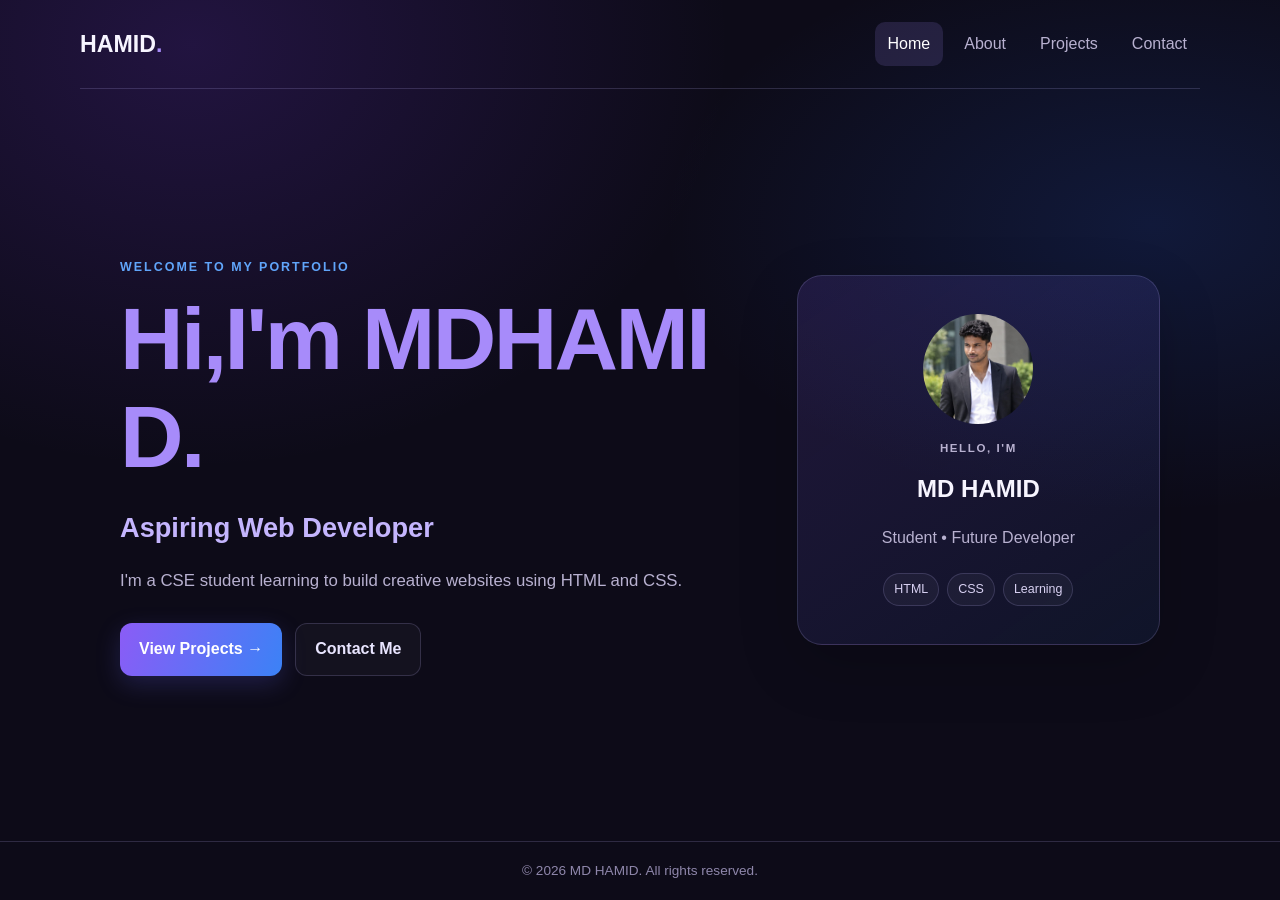
<file: index.html>
<!DOCTYPE html>
<html lang="en">
<head>
    <meta charset="UTF-8">
    <meta name="viewport" content="width=device-width, initial-scale=1.0">
    <title>Home |MR HAMID.</title>
    <link rel="stylesheet" href="style.css">
</head>
<body>

    <header class="site-header">
        <a class="logo" href="index.html">HAMID<span>.</span></a>

        <nav class="nav-links">
            <a class="active" href="index.html">Home</a>
            <a href="about.html">About</a>
            <a href="projects.html">Projects</a>
            <a href="contact.html">Contact</a>
        </nav>
    </header>

    <main class="hero page-width">
        <div class="hero-content">
            <p class="eyebrow">WELCOME TO MY PORTFOLIO</p>

           <h1 class="text">
            <span>H</span><span>i</span><span>,</span><span>I</span><span>'m</span>
            <span>M</span><span>D</span><span></span><span>H</span><span>A</span><span>M</span><span>I</span><span>D</span><span>.</span>

            <h2>Aspiring Web Developer</h2>

            <p class="intro">
                I'm a CSE student learning to build creative
                websites using HTML and CSS.
            </p>

            <div class="hero-actions">
                <a class="button primary" href="projects.html">
                    View Projects →
                </a>

                <a class="button secondary" href="contact.html">
                    Contact Me
                </a>
            </div>
        </div>

        <div class="profile-card">
            <div class="avatar"><img src="profile.jpg" alt="my photo">

            </div>
            <p class="card-label">HELLO, I'M</p>
            <h3>MD HAMID</h3>
            <p>Student • Future Developer</p>

            <div class="mini-tags">
                <span>HTML</span>
                <span>CSS</span>
                <span>Learning</span>
            </div>
        </div>
    </main>

    <footer class="site-footer">
        <p>© 2026 MD HAMID. All rights reserved.</p>
    </footer>

</body>
</html>
</file>
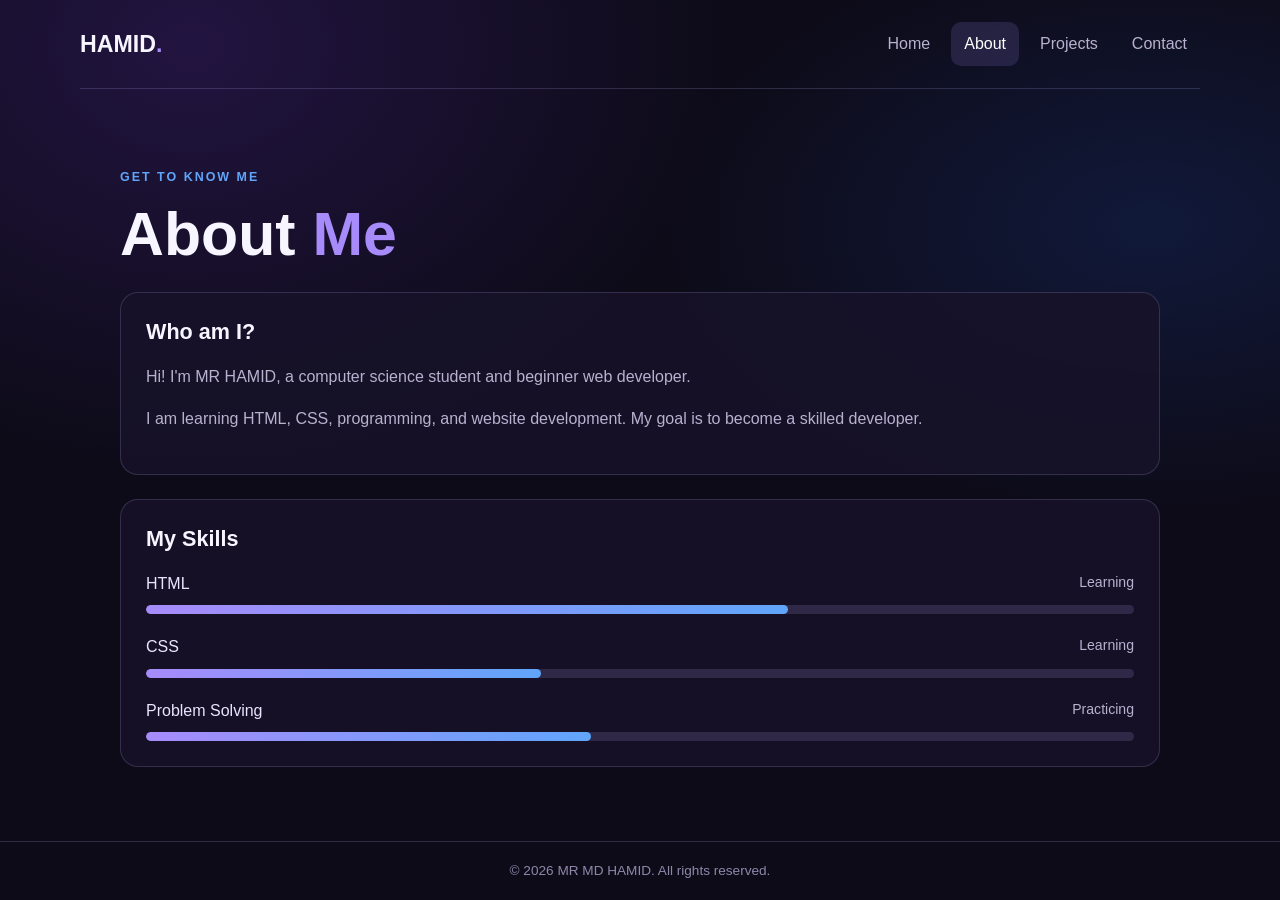
<file: about.html>
<!DOCTYPE html>
<html lang="en">
<head>
    <meta charset="UTF-8">
    <meta name="viewport" content="width=device-width, initial-scale=1.0">
    <title>About | MR HAMID.</title>
    <link rel="stylesheet" href="style.css">
</head>
<body>

    <header class="site-header">
        <a class="logo" href="index.html">HAMID<span>.</span></a>

        <nav class="nav-links">
            <a href="index.html">Home</a>
            <a class="active" href="about.html">About</a>
            <a href="projects.html">Projects</a>
            <a href="contact.html">Contact</a>
        </nav>
    </header>

    <main class="page-width inner-page">
        <p class="eyebrow">GET TO KNOW ME</p>
        <h1>About <span>Me</span></h1>

        <section class="content-card">
            <h2>Who am I?</h2>
            <p>
                Hi! I'm MR HAMID, a computer science student
                and beginner web developer.
            </p>
            <p>
                I am learning HTML, CSS, programming, and website
                development. My goal is to become a skilled developer.
            </p>
        </section>

        <section class="content-card">
            <h2>My Skills</h2>

            <div class="skill-list">
                <div class="skill">
                    <div class="skill-heading">
                        <span>HTML</span>
                        <span>Learning</span>
                    </div>
                    <div class="skill-track">
                        <div class="skill-fill html-fill"></div>
                    </div>
                </div>

                <div class="skill">
                    <div class="skill-heading">
                        <span>CSS</span>
                        <span>Learning</span>
                    </div>
                    <div class="skill-track">
                        <div class="skill-fill css-fill"></div>
                    </div>
                </div>

                <div class="skill">
                    <div class="skill-heading">
                        <span>Problem Solving</span>
                        <span>Practicing</span>
                    </div>
                    <div class="skill-track">
                        <div class="skill-fill problem-fill"></div>
                    </div>
                </div>
            </div>
        </section>
    </main>

    <footer class="site-footer">
        <p>© 2026 MR MD HAMID. All rights reserved.</p>
    </footer>

</body>
</html>
</file>
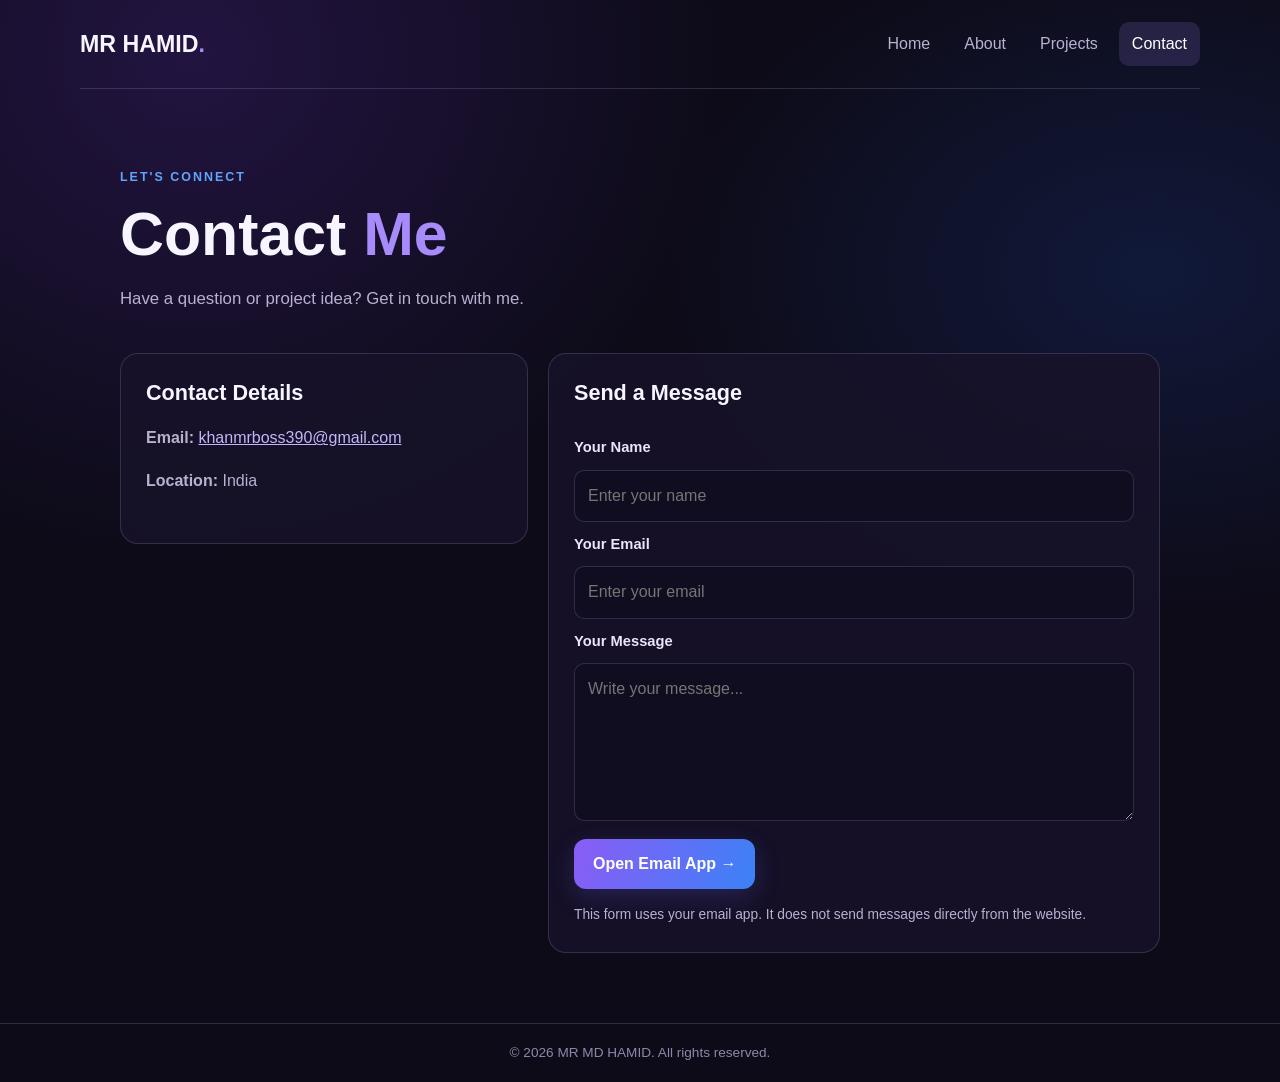
<file: contact.html>
<!DOCTYPE html>
<html lang="en">
<head>
    <meta charset="UTF-8">
    <meta name="viewport" content="width=device-width, initial-scale=1.0">
    <title>Contact | MR HAMID.</title>
    <link rel="stylesheet" href="style.css">
</head>
<body>

    <header class="site-header">
        <a class="logo" href="index.html">MR HAMID<span>.</span></a>

        <nav class="nav-links">
            <a href="index.html">Home</a>
            <a href="about.html">About</a>
            <a href="projects.html">Projects</a>
            <a class="active" href="contact.html">Contact</a>
        </nav>
    </header>

    <main class="page-width inner-page">
        <p class="eyebrow">LET'S CONNECT</p>
        <h1>Contact <span>Me</span></h1>

        <p class="page-lead">
            Have a question or project idea? Get in touch with me.
        </p>

        <section class="contact-layout">
            <div class="content-card contact-info">
                <h2>Contact Details</h2>

                <p>
                    <strong>Email:</strong>
                    <a href="mailto:your.email@example.com">
                      khanmrboss390@gmail.com
                    </a>
                </p>

                <p><strong>Location:</strong> India</p>

                <p class="small-note">
                   
                </p>
            </div>

            <form class="content-card contact-form"
                  action="mailto:your.email@example.com"
                  method="post"
                  enctype="text/plain">

                <h2>Send a Message</h2>

                <label for="name">Your Name</label>
                <input id="name" name="Name" type="text"
                       placeholder="Enter your name" required>

                <label for="email">Your Email</label>
                <input id="email" name="Email" type="email"
                       placeholder="Enter your email" required>

                <label for="message">Your Message</label>
                <textarea id="message" name="Message" rows="5"
                          placeholder="Write your message..."
                          required></textarea>

                <button class="button primary" type="submit">
                    Open Email App →
                </button>

                <p class="small-note">
                    This form uses your email app. It does not send
                    messages directly from the website.
                </p>
            </form>
        </section>
    </main>

    <footer class="site-footer">
        <p>© 2026 MR MD HAMID. All rights reserved.</p>
    </footer>

</body>
</html>
</file>
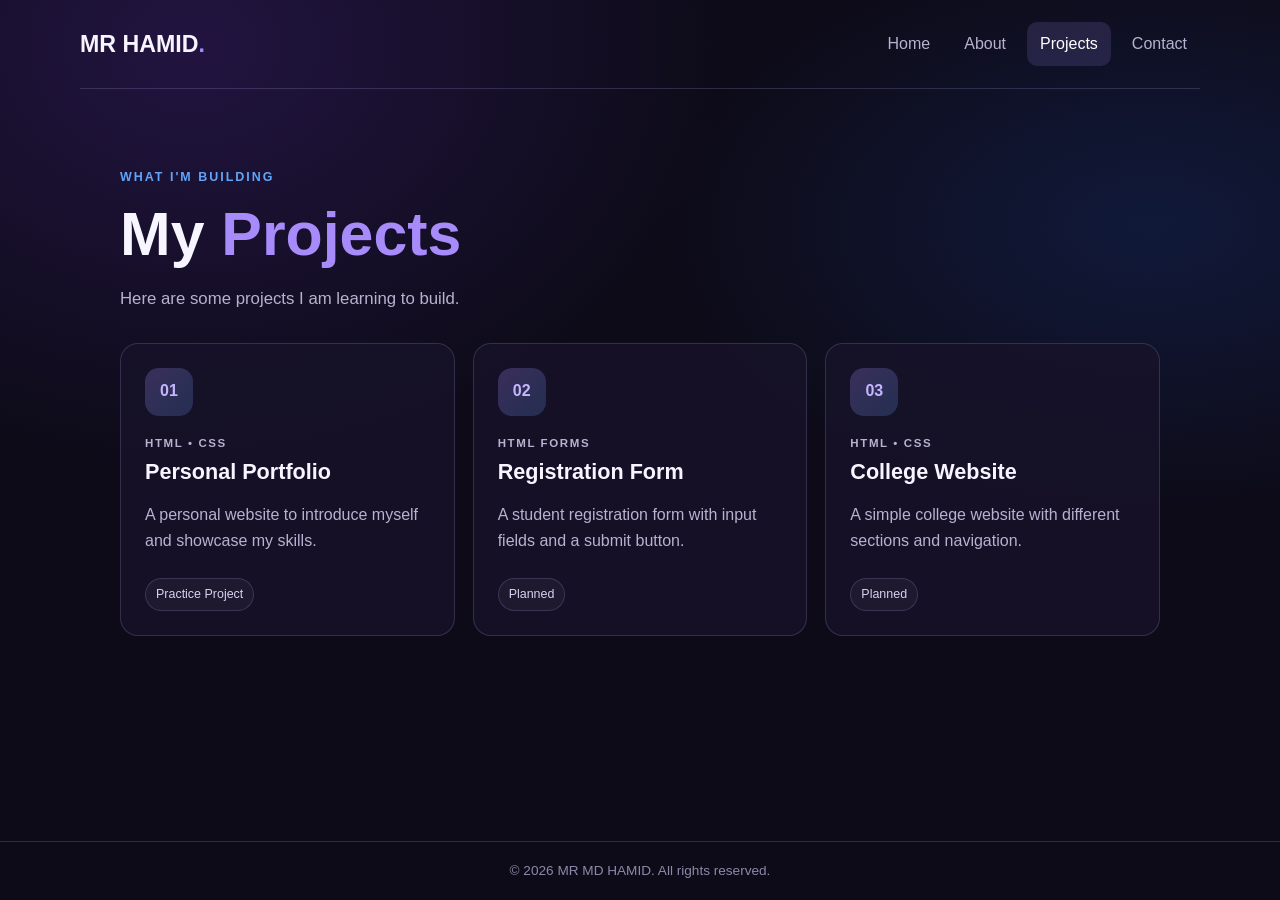
<file: projects.html>
<!DOCTYPE html>
<html lang="en">
<head>
    <meta charset="UTF-8">
    <meta name="viewport" content="width=device-width, initial-scale=1.0">
    <title>Projects |MR HAMID.</title>
    <link rel="stylesheet" href="style.css">
</head>
<body>

    <header class="site-header">
        <a class="logo" href="index.html">MR HAMID<span>.</span></a>

        <nav class="nav-links">
            <a href="index.html">Home</a>
            <a href="about.html">About</a>
            <a class="active" href="projects.html">Projects</a>
            <a href="contact.html">Contact</a>
        </nav>
    </header>

    <main class="page-width inner-page">
        <p class="eyebrow">WHAT I'M BUILDING</p>
        <h1>My <span>Projects</span></h1>

        <p class="page-lead">
            Here are some projects I am learning to build.
        </p>

        <section class="project-grid">
            <article class="project-card">
                <div class="project-icon">01</div>
                <p class="project-type">HTML • CSS</p>
                <h2>Personal Portfolio</h2>
                <p>
                    A personal website to introduce myself and
                    showcase my skills.
                </p>
                <span class="project-status">Practice Project</span>
            </article>

            <article class="project-card">
                <div class="project-icon">02</div>
                <p class="project-type">HTML FORMS</p>
                <h2>Registration Form</h2>
                <p>
                    A student registration form with input fields
                    and a submit button.
                </p>
                <span class="project-status">Planned</span>
            </article>

            <article class="project-card">
                <div class="project-icon">03</div>
                <p class="project-type">HTML • CSS</p>
                <h2>College Website</h2>
                <p>
                    A simple college website with different
                    sections and navigation.
                </p>
                <span class="project-status">Planned</span>
            </article>
        </section>
    </main>

    <footer class="site-footer">
        <p>© 2026  MR MD HAMID. All rights reserved.</p>
    </footer>

</body>
</html>
</file>
<file: style.css>
/* ===== BASIC SETTINGS ===== */

:root {
    --bg: #0d0b18;
    --text: #f7f5ff;
    --muted: #b8b1d0;
    --purple: #a78bfa;
    --blue: #60a5fa;
    --border: rgba(196, 181, 253, 0.18);
}

* {
    box-sizing: border-box;
}

body {
    margin: 0;
    min-height: 100vh;
    display: flex;
    flex-direction: column;
    color: var(--text);
    background:
        radial-gradient(
            ellipse at 15% 5%,
            rgba(124, 58, 237, 0.19),
            transparent 35%
        ),
        radial-gradient(
            ellipse at 90% 25%,
            rgba(37, 99, 235, 0.16),
            transparent 30%
        ),
        var(--bg);
    font-family: Arial, Helvetica, sans-serif;
    line-height: 1.65;
}

a {
    color: inherit;
}

/* ===== HEADER ===== */

.site-header {
    width: min(1120px, calc(100% - 40px));
    margin: 0 auto;
    padding: 22px 0;
    display: flex;
    justify-content: space-between;
    align-items: center;
    gap: 24px;
    border-bottom: 1px solid var(--border);
}

.logo {
    font-size: 1.45rem;
    font-weight: 800;
    text-decoration: none;
}

.logo span,
h1 span {
    color: var(--purple);
}

.nav-links {
    display: flex;
    align-items: center;
    gap: 8px;
    flex-wrap: wrap;
}

.nav-links a {
    color: var(--muted);
    text-decoration: none;
    padding: 9px 13px;
    border-radius: 10px;
    transition: 0.2s;
}

.nav-links a:hover,
.nav-links a.active {
    color: white;
    background: rgba(167, 139, 250, 0.15);
}

/* ===== COMMON LAYOUT ===== */

.page-width {
    width: min(1040px, calc(100% - 40px));
    margin: 0 auto;
}

.eyebrow {
    color: var(--blue);
    font-size: 0.78rem;
    letter-spacing: 2px;
    font-weight: 800;
}

h1 {
    font-size: clamp(2.5rem, 6vw, 4.5rem);
    line-height: 1.12;
    margin: 0 0 16px;
}

h2 {
    line-height: 1.3;
}

.intro,
.page-lead {
    color: var(--muted);
    max-width: 590px;
    font-size: 1.05rem;
}

.small-note {
    color: #8f87ab;
    font-size: 0.86rem;
    margin-top: 24px;
}

/* ===== HOME PAGE ===== */

.hero {
    flex: 1;
    min-height: 72vh;
    display: grid;
    grid-template-columns: 1.35fr 0.8fr;
    align-items: center;
    gap: 64px;
    padding-top: 60px;
    padding-bottom: 70px;
}

.hero h2 {
    color: #c4b5fd;
    font-size: 1.7rem;
}

.hero-actions {
    display: flex;
    flex-wrap: wrap;
    gap: 13px;
    margin-top: 28px;
}

/* ===== BUTTONS ===== */

.button {
    border: 0;
    border-radius: 12px;
    display: inline-flex;
    justify-content: center;
    align-items: center;
    gap: 10px;
    padding: 12px 19px;
    font: inherit;
    font-weight: 700;
    text-decoration: none;
    cursor: pointer;
    transition: transform 0.2s;
}

.button:hover {
    transform: translateY(-2px);
}

.primary {
    color: white;
    background: linear-gradient(110deg, #8b5cf6, #3b82f6);
    box-shadow: 0 8px 25px rgba(99, 102, 241, 0.22);
}

.secondary {
    color: #e9e5ff;
    border: 1px solid var(--border);
    background: rgba(255, 255, 255, 0.03);
}

/* ===== PROFILE CARD ===== */

.profile-card {
    text-align: center;
    padding: 38px 25px;
    border: 1px solid var(--border);
    border-radius: 25px;
    background: linear-gradient(
        145deg,
        rgba(139, 92, 246, 0.15),
        rgba(59, 130, 246, 0.08)
    );
    box-shadow: 0 20px 60px rgba(0, 0, 0, 0.18);
}

.avatar {
    width: 110px;
    height: 110px;
    margin: 0 auto 15px;
   overflow: hidden;
    border-radius: 50%;
}
.avatar img{
    width: 100%;
    height: 100%;
    object-fit: cover;
    display: block;
    object-position: center top;
    
}

.card-label,
.project-type {
    color: var(--blue);
    letter-spacing: 1.6px;
    font-size: 0.72rem;
    font-weight: 800;
}

.profile-card h3 {
    font-size: 1.5rem;
    margin: 5px 0;
}

.profile-card p {
    color: var(--muted);
}

.mini-tags {
    display: flex;
    justify-content: center;
    gap: 8px;
    flex-wrap: wrap;
    margin-top: 22px;
}

.mini-tags span,
.project-status {
    border: 1px solid var(--border);
    background: rgba(255, 255, 255, 0.04);
    color: #d8d1f2;
    padding: 5px 10px;
    border-radius: 999px;
    font-size: 0.78rem;
}

/* ===== ABOUT PAGE ===== */

.inner-page {
    flex: 1;
    padding-top: 65px;
    padding-bottom: 70px;
}

.inner-page h1 {
    font-size: clamp(2.5rem, 5vw, 3.8rem);
}

.content-card,
.project-card {
    background: rgba(23, 19, 42, 0.83);
    border: 1px solid var(--border);
    border-radius: 18px;
    padding: 25px;
    margin-top: 24px;
}

.content-card h2,
.project-card h2 {
    margin-top: 0;
    font-size: 1.35rem;
}

.content-card p,
.project-card p {
    color: var(--muted);
}

/* ===== SKILLS ===== */

.skill-list {
    display: grid;
    gap: 20px;
}

.skill-heading {
    display: flex;
    justify-content: space-between;
    gap: 10px;
    margin-bottom: 8px;
    color: #e9e5ff;
}

.skill-heading span:last-child {
    color: var(--muted);
    font-size: 0.88rem;
}

.skill-track {
    height: 9px;
    border-radius: 99px;
    background: #302847;
    overflow: hidden;
}

.skill-fill {
    height: 100%;
    border-radius: inherit;
    background: linear-gradient(90deg, #a78bfa, #60a5fa);
}

.html-fill {
    width: 65%;
}

.css-fill {
    width: 40%;
}

.problem-fill {
    width: 45%;
}

/* ===== PROJECTS PAGE ===== */

.project-grid {
    display: grid;
    grid-template-columns: repeat(3, 1fr);
    gap: 18px;
    margin-top: 30px;
}

.project-card {
    margin: 0;
    padding: 24px;
    transition: transform 0.2s, border-color 0.2s;
}

.project-card:hover {
    transform: translateY(-5px);
    border-color: rgba(167, 139, 250, 0.55);
}

.project-icon {
    display: grid;
    place-items: center;
    width: 48px;
    height: 48px;
    border-radius: 14px;
    background: linear-gradient(
        135deg,
        rgba(167, 139, 250, 0.25),
        rgba(96, 165, 250, 0.2)
    );
    color: #c4b5fd;
    font-weight: 800;
}

.project-type {
    margin: 18px 0 5px;
}

.project-card h2 {
    margin-bottom: 8px;
}

.project-status {
    display: inline-block;
    margin-top: 8px;
}

/* ===== CONTACT PAGE ===== */

.contact-layout {
    display: grid;
    grid-template-columns: 0.8fr 1.2fr;
    gap: 20px;
    align-items: start;
}

.contact-info a {
    color: #c4b5fd;
}

.contact-form {
    display: flex;
    flex-direction: column;
    gap: 10px;
}

.contact-form label {
    color: #e9e5ff;
    font-weight: 700;
    font-size: 0.92rem;
}

.contact-form input,
.contact-form textarea {
    width: 100%;
    padding: 12px 13px;
    border: 1px solid var(--border);
    border-radius: 10px;
    background: #100d20;
    color: var(--text);
    font: inherit;
    resize: vertical;
}

.contact-form input:focus,
.contact-form textarea:focus {
    outline: 2px solid rgba(167, 139, 250, 0.45);
    border-color: var(--purple);
}

.contact-form .button {
    align-self: flex-start;
    margin-top: 8px;
}

.contact-form .small-note {
    margin: 5px 0 0;
}

/* ===== FOOTER ===== */

.site-footer {
    border-top: 1px solid var(--border);
    padding: 18px 20px;
    text-align: center;
    color: #8f87ab;
    font-size: 0.85rem;
}

.site-footer p {
    margin: 0;
}

/* ===== MOBILE RESPONSIVE DESIGN ===== */

@media (max-width: 760px) {
    .site-header {
        width: calc(100% - 28px);
        flex-direction: column;
        align-items: flex-start;
        gap: 12px;
    }

    .nav-links {
        gap: 3px;
    }

    .nav-links a {
        padding: 8px 10px;
        font-size: 0.9rem;
    }

    .page-width {
        width: calc(100% - 28px);
    }

    .hero {
        grid-template-columns: 1fr;
        gap: 35px;
        padding-top: 48px;
    }

    .profile-card {
        max-width: 420px;
        width: 100%;
        margin: 0 auto;
    }

    .project-grid,
    .contact-layout {
        grid-template-columns: 1fr;
    }

    .inner-page {
        padding-top: 45px;
    }
      h1 {
        letter-spacing: -1px;
    }
}
 .text{
        font-size:clamp(3rem,9vw,5.5rem);
        font-weight: 800;
        color:#4a4e59;
        cursor: pointer;
        position: relative;
        letter-spacing: -0.03em;
        margin: 0;
       -webkit-font-smooting:antialiased;
    }
    .text span{
        display: inline-block;
        transform: 
        transform 0.4s cubic-bezier(0.16,1,0.3,1),
        color 0.35s ease,
        text-shadow 0.35s ease;
    }
    .text span:hover{
    transform: scale(1.18) translateY(-8px);
    color: #ffffff;
    text-shadow: 0 0 24px rgba(124,108,255,0.55);
    }
   .card {
    possition:relative;
    box-sizing: border-box;
    width: 200px;
    height: 240px;
    padding: 22px;
    transition: transform .4s ease;
    box-shadow: 0 0 0 1px #e4dfd2,
    0 14px 28px -14px #1a140050;
}
.card:hover{
    transform: translateY(-4px);
}
.line{
    position: absolute;
    background: #16140f;
    transition: all .4s ease;
}
.top{
    inset: 0 auto auto 0;
    width: 0;
    height:2px;
}
.right{
    inset: 0 0 auto auto;
    width: 2px;
    height: 0;
    transition-delay: .15s;
}
.bottom{
    inset:  auto 0 0 auto;
    width: 0;
    height: 2px;
    transition-delay: .3s;
}
.left{
    inset: auto auto 0  0;
    width: 2px;
    height: 0;
    transition-delay: .45s;
}
.card:hover .top,.card:hover .bottom{
    width: 100%;

    h1 {
        letter-spacing: -1px;
    }
}
@media(hovor:none){
    .text span:hover{
        transform:none;
        color:inherit;
        text-shadow:none;
    }
.text span:active{
    transform:scale(1.18) translteY(-8px);
    color:#fffffff;
    text-shadow:0 0 24px rgba(124,108,255,055);
}
}
</file>
